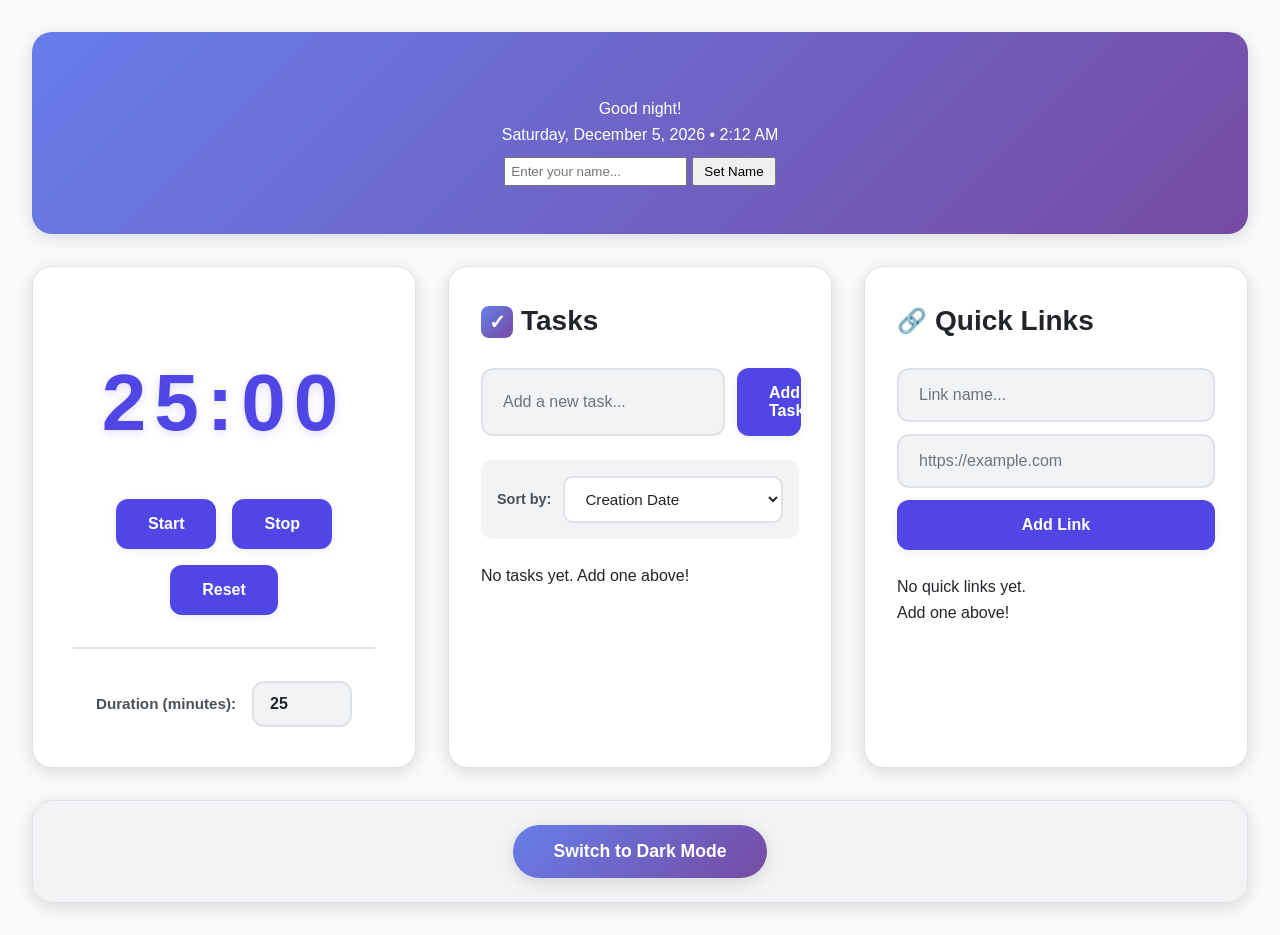
<file: index.html>
<!DOCTYPE html>
<html lang="en">
<head>
    <meta charset="UTF-8">
    <meta name="viewport" content="width=device-width, initial-scale=1.0">
    <title>Productivity Dashboard</title>
    <link rel="stylesheet" href="./css/styles.css">
</head>
<body>
    <div class="dashboard-container">
        <!-- Greeting Section -->
        <section id="greeting-section" class="greeting">
            <div id="greeting-message"></div>
            <div id="current-time"></div>
            <div id="current-date"></div>
        </section>

        <!-- Timer Section -->
        <section id="timer-section" class="timer">
            <div id="timer-display">25:00</div>
            <div class="timer-controls">
                <button id="timer-start" class="btn">Start</button>
                <button id="timer-stop" class="btn">Stop</button>
                <button id="timer-reset" class="btn">Reset</button>
            </div>
            <div class="timer-settings">
                <label for="timer-duration">Duration (minutes):</label>
                <input type="number" id="timer-duration" min="1" max="120" value="25">
            </div>
        </section>

        <!-- Task List Section -->
        <section id="task-list-section" class="task-list">
            <h2>Tasks</h2>
            <div class="task-input-container">
                <input type="text" id="task-input" placeholder="Add a new task...">
                <button id="task-add" class="btn">Add Task</button>
            </div>
            <div class="task-sort-controls">
                <label for="task-sort">Sort by:</label>
                <select id="task-sort">
                    <option value="date">Creation Date</option>
                    <option value="status">Completion Status</option>
                    <option value="custom">Custom Order</option>
                </select>
            </div>
            <ul id="task-list" class="tasks"></ul>
        </section>

        <!-- Quick Links Section -->
        <section id="quick-links-section" class="quick-links">
            <h2>Quick Links</h2>
            <div class="link-input-container">
                <input type="text" id="link-name" placeholder="Link name...">
                <input type="url" id="link-url" placeholder="https://example.com">
                <button id="link-add" class="btn">Add Link</button>
            </div>
            <div id="links-list" class="links"></div>
        </section>

        <!-- Theme Toggle Section -->
        <section id="theme-section" class="theme-toggle">
            <button id="theme-toggle-btn" class="btn">Toggle Theme</button>
        </section>
    </div>

    <script src="./js/app.js"></script>
</body>
</html>
</file>
<file: css/styles.css>
/* ============================================================================
   Modern Productivity Dashboard - Styles
   ============================================================================ */

/* CSS Variables for Theme Colors */
:root {
  /* Light Theme Colors */
  --bg-primary: #f8f9fa;
  --bg-secondary: #ffffff;
  --bg-accent: #f1f3f5;
  --text-primary: #212529;
  --text-secondary: #495057;
  --text-muted: #6c757d;
  --border-color: #dee2e6;
  --shadow-sm: 0 2px 8px rgba(0, 0, 0, 0.08);
  --shadow-md: 0 4px 16px rgba(0, 0, 0, 0.12);
  --shadow-lg: 0 8px 32px rgba(0, 0, 0, 0.16);
  --accent-primary: #4f46e5;
  --accent-hover: #4338ca;
  --accent-light: #eef2ff;
  --success: #10b981;
  --success-light: #d1fae5;
  --danger: #ef4444;
  --danger-light: #fee2e2;
  --warning: #f59e0b;
  --info: #3b82f6;
  --gradient-primary: linear-gradient(135deg, #667eea 0%, #764ba2 100%);
  --gradient-accent: linear-gradient(135deg, #f093fb 0%, #f5576c 100%);
}

/* Dark Theme Colors */
.dark-theme {
  --bg-primary: #0f172a;
  --bg-secondary: #1e293b;
  --bg-accent: #334155;
  --text-primary: #f1f5f9;
  --text-secondary: #cbd5e1;
  --text-muted: #94a3b8;
  --border-color: #475569;
  --shadow-sm: 0 2px 8px rgba(0, 0, 0, 0.3);
  --shadow-md: 0 4px 16px rgba(0, 0, 0, 0.4);
  --shadow-lg: 0 8px 32px rgba(0, 0, 0, 0.5);
  --accent-primary: #6366f1;
  --accent-hover: #818cf8;
  --accent-light: #312e81;
  --success: #34d399;
  --success-light: #064e3b;
  --danger: #f87171;
  --danger-light: #7f1d1d;
  --warning: #fbbf24;
  --info: #60a5fa;
}

/* ============================================================================
   Base Styles
   ============================================================================ */

* {
  margin: 0;
  padding: 0;
  box-sizing: border-box;
}

body {
  font-family: 'Inter', -apple-system, BlinkMacSystemFont, 'Segoe UI', Roboto, 
               'Helvetica Neue', Arial, sans-serif;
  background: var(--bg-primary);
  color: var(--text-primary);
  line-height: 1.6;
  transition: background-color 0.3s ease, color 0.3s ease;
  min-height: 100vh;
  overflow-x: hidden;
}

/* ============================================================================
   Dashboard Container
   ============================================================================ */

.dashboard-container {
  max-width: 1400px;
  margin: 0 auto;
  padding: 2rem;
  display: grid;
  grid-template-columns: repeat(auto-fit, minmax(320px, 1fr));
  gap: 2rem;
  animation: fadeIn 0.6s ease-out;
}

@keyframes fadeIn {
  from {
    opacity: 0;
    transform: translateY(20px);
  }
  to {
    opacity: 1;
    transform: translateY(0);
  }
}

/* ============================================================================
   Section Cards
   ============================================================================ */

section {
  background: var(--bg-secondary);
  border-radius: 20px;
  padding: 2rem;
  box-shadow: var(--shadow-md);
  transition: all 0.3s cubic-bezier(0.4, 0, 0.2, 1);
  border: 1px solid var(--border-color);
  position: relative;
  overflow: hidden;
}

section::before {
  content: '';
  position: absolute;
  top: 0;
  left: 0;
  right: 0;
  height: 4px;
  background: var(--gradient-primary);
  opacity: 0;
  transition: opacity 0.3s ease;
}

section:hover {
  transform: translateY(-4px);
  box-shadow: var(--shadow-lg);
}

section:hover::before {
  opacity: 1;
}

/* ============================================================================
   Greeting Section
   ============================================================================ */

.greeting {
  grid-column: 1 / -1;
  text-align: center;
  padding: 3rem 2rem;
  background: var(--gradient-primary);
  color: white;
  border: none;
}

.greeting::before {
  display: none;
}

#greeting-message {
  font-size: 2.5rem;
  font-weight: 700;
  margin-bottom: 1rem;
  text-shadow: 0 2px 10px rgba(0, 0, 0, 0.2);
  animation: slideDown 0.6s ease-out;
}

@keyframes slideDown {
  from {
    opacity: 0;
    transform: translateY(-20px);
  }
  to {
    opacity: 1;
    transform: translateY(0);
  }
}

#current-time {
  font-size: 3.5rem;
  font-weight: 800;
  margin: 1rem 0;
  letter-spacing: 0.05em;
  text-shadow: 0 4px 20px rgba(0, 0, 0, 0.3);
}

#current-date {
  font-size: 1.25rem;
  opacity: 0.95;
  font-weight: 500;
}

/* ============================================================================
   Timer Section
   ============================================================================ */

.timer {
  text-align: center;
  padding: 2.5rem;
}

#timer-display {
  font-size: 5rem;
  font-weight: 800;
  color: var(--accent-primary);
  margin: 2rem 0;
  font-variant-numeric: tabular-nums;
  letter-spacing: 0.1em;
  text-shadow: 0 2px 10px rgba(79, 70, 229, 0.2);
}

.timer-controls {
  display: flex;
  gap: 1rem;
  justify-content: center;
  margin: 2rem 0;
  flex-wrap: wrap;
}

.timer-settings {
  margin-top: 2rem;
  padding-top: 2rem;
  border-top: 2px solid var(--border-color);
  display: flex;
  align-items: center;
  justify-content: center;
  gap: 1rem;
  flex-wrap: wrap;
}

.timer-settings label {
  font-weight: 600;
  color: var(--text-secondary);
  font-size: 0.95rem;
}

.timer-settings input {
  width: 100px;
  padding: 0.75rem 1rem;
  border: 2px solid var(--border-color);
  border-radius: 12px;
  font-size: 1rem;
  background: var(--bg-accent);
  color: var(--text-primary);
  transition: all 0.3s ease;
  font-weight: 600;
}

.timer-settings input:focus {
  outline: none;
  border-color: var(--accent-primary);
  box-shadow: 0 0 0 4px var(--accent-light);
}

/* ============================================================================
   Task List Section
   ============================================================================ */

.task-list {
  grid-column: span 1;
}

.task-list h2 {
  font-size: 1.75rem;
  margin-bottom: 1.5rem;
  color: var(--text-primary);
  font-weight: 700;
  display: flex;
  align-items: center;
  gap: 0.5rem;
}

.task-list h2::before {
  content: '✓';
  display: inline-block;
  width: 32px;
  height: 32px;
  background: var(--gradient-primary);
  color: white;
  border-radius: 8px;
  display: flex;
  align-items: center;
  justify-content: center;
  font-size: 1.25rem;
}

.task-input-container {
  display: flex;
  gap: 0.75rem;
  margin-bottom: 1.5rem;
}

#task-input {
  flex: 1;
  padding: 1rem 1.25rem;
  border: 2px solid var(--border-color);
  border-radius: 12px;
  font-size: 1rem;
  background: var(--bg-accent);
  color: var(--text-primary);
  transition: all 0.3s ease;
}

#task-input:focus {
  outline: none;
  border-color: var(--accent-primary);
  box-shadow: 0 0 0 4px var(--accent-light);
  background: var(--bg-secondary);
}

#task-input::placeholder {
  color: var(--text-muted);
}

.task-sort-controls {
  display: flex;
  align-items: center;
  gap: 0.75rem;
  margin-bottom: 1.5rem;
  padding: 1rem;
  background: var(--bg-accent);
  border-radius: 12px;
}

.task-sort-controls label {
  font-weight: 600;
  color: var(--text-secondary);
  font-size: 0.9rem;
}

#task-sort {
  flex: 1;
  padding: 0.75rem 1rem;
  border: 2px solid var(--border-color);
  border-radius: 10px;
  font-size: 0.95rem;
  background: var(--bg-secondary);
  color: var(--text-primary);
  cursor: pointer;
  transition: all 0.3s ease;
  font-weight: 500;
}

#task-sort:focus {
  outline: none;
  border-color: var(--accent-primary);
  box-shadow: 0 0 0 3px var(--accent-light);
}

.tasks {
  list-style: none;
  display: flex;
  flex-direction: column;
  gap: 0.75rem;
}

.task-item {
  display: flex;
  align-items: center;
  gap: 1rem;
  padding: 1.25rem;
  background: var(--bg-accent);
  border-radius: 12px;
  transition: all 0.3s cubic-bezier(0.4, 0, 0.2, 1);
  border: 2px solid transparent;
  animation: slideIn 0.3s ease-out;
}

@keyframes slideIn {
  from {
    opacity: 0;
    transform: translateX(-20px);
  }
  to {
    opacity: 1;
    transform: translateX(0);
  }
}

.task-item:hover {
  background: var(--bg-secondary);
  border-color: var(--accent-primary);
  transform: translateX(4px);
}

.task-item.completed {
  opacity: 0.6;
}

.task-item.completed .task-text {
  text-decoration: line-through;
  color: var(--text-muted);
}

.task-checkbox {
  width: 24px;
  height: 24px;
  cursor: pointer;
  accent-color: var(--accent-primary);
  transform: scale(1.2);
}

.task-text {
  flex: 1;
  font-size: 1rem;
  color: var(--text-primary);
  font-weight: 500;
}

.task-actions {
  display: flex;
  gap: 0.5rem;
  opacity: 0;
  transition: opacity 0.3s ease;
}

.task-item:hover .task-actions {
  opacity: 1;
}

.task-edit-btn,
.task-delete-btn {
  padding: 0.5rem 0.75rem;
  border: none;
  border-radius: 8px;
  cursor: pointer;
  font-size: 0.85rem;
  font-weight: 600;
  transition: all 0.3s ease;
}

.task-edit-btn {
  background: var(--info);
  color: white;
}

.task-edit-btn:hover {
  background: #2563eb;
  transform: scale(1.05);
}

.task-delete-btn {
  background: var(--danger);
  color: white;
}

.task-delete-btn:hover {
  background: #dc2626;
  transform: scale(1.05);
}

/* ============================================================================
   Quick Links Section
   ============================================================================ */

.quick-links {
  grid-column: span 1;
}

.quick-links h2 {
  font-size: 1.75rem;
  margin-bottom: 1.5rem;
  color: var(--text-primary);
  font-weight: 700;
  display: flex;
  align-items: center;
  gap: 0.5rem;
}

.quick-links h2::before {
  content: '🔗';
  font-size: 1.5rem;
}

.link-input-container {
  display: flex;
  flex-direction: column;
  gap: 0.75rem;
  margin-bottom: 1.5rem;
}

#link-name,
#link-url {
  padding: 1rem 1.25rem;
  border: 2px solid var(--border-color);
  border-radius: 12px;
  font-size: 1rem;
  background: var(--bg-accent);
  color: var(--text-primary);
  transition: all 0.3s ease;
}

#link-name:focus,
#link-url:focus {
  outline: none;
  border-color: var(--accent-primary);
  box-shadow: 0 0 0 4px var(--accent-light);
  background: var(--bg-secondary);
}

#link-name::placeholder,
#link-url::placeholder {
  color: var(--text-muted);
}

.links {
  display: grid;
  grid-template-columns: repeat(auto-fill, minmax(140px, 1fr));
  gap: 1rem;
}

.link-item {
  position: relative;
  padding: 1.25rem;
  background: var(--gradient-accent);
  border-radius: 12px;
  text-align: center;
  cursor: pointer;
  transition: all 0.3s cubic-bezier(0.4, 0, 0.2, 1);
  color: white;
  font-weight: 600;
  box-shadow: var(--shadow-sm);
  animation: scaleIn 0.3s ease-out;
}

@keyframes scaleIn {
  from {
    opacity: 0;
    transform: scale(0.9);
  }
  to {
    opacity: 1;
    transform: scale(1);
  }
}

.link-item:hover {
  transform: translateY(-4px) scale(1.02);
  box-shadow: var(--shadow-md);
}

.link-name {
  font-size: 1rem;
  margin-bottom: 0.5rem;
  word-break: break-word;
}

.link-delete-btn {
  position: absolute;
  top: 0.5rem;
  right: 0.5rem;
  width: 28px;
  height: 28px;
  border: none;
  background: rgba(255, 255, 255, 0.3);
  color: white;
  border-radius: 50%;
  cursor: pointer;
  font-size: 1rem;
  display: flex;
  align-items: center;
  justify-content: center;
  opacity: 0;
  transition: all 0.3s ease;
  backdrop-filter: blur(10px);
}

.link-item:hover .link-delete-btn {
  opacity: 1;
}

.link-delete-btn:hover {
  background: rgba(239, 68, 68, 0.9);
  transform: scale(1.1);
}

/* ============================================================================
   Theme Toggle Section
   ============================================================================ */

.theme-toggle {
  grid-column: 1 / -1;
  text-align: center;
  padding: 1.5rem;
  background: var(--bg-accent);
}

#theme-toggle-btn {
  padding: 1rem 2.5rem;
  font-size: 1.1rem;
  font-weight: 700;
  background: var(--gradient-primary);
  color: white;
  border: none;
  border-radius: 50px;
  cursor: pointer;
  transition: all 0.3s cubic-bezier(0.4, 0, 0.2, 1);
  box-shadow: var(--shadow-md);
  position: relative;
  overflow: hidden;
}

#theme-toggle-btn::before {
  content: '';
  position: absolute;
  top: 50%;
  left: 50%;
  width: 0;
  height: 0;
  border-radius: 50%;
  background: rgba(255, 255, 255, 0.3);
  transform: translate(-50%, -50%);
  transition: width 0.6s, height 0.6s;
}

#theme-toggle-btn:hover::before {
  width: 300px;
  height: 300px;
}

#theme-toggle-btn:hover {
  transform: scale(1.05);
  box-shadow: var(--shadow-lg);
}

#theme-toggle-btn:active {
  transform: scale(0.98);
}

/* ============================================================================
   Buttons
   ============================================================================ */

.btn {
  padding: 1rem 2rem;
  border: none;
  border-radius: 12px;
  font-size: 1rem;
  font-weight: 600;
  cursor: pointer;
  transition: all 0.3s cubic-bezier(0.4, 0, 0.2, 1);
  background: var(--accent-primary);
  color: white;
  box-shadow: var(--shadow-sm);
  position: relative;
  overflow: hidden;
}

.btn::after {
  content: '';
  position: absolute;
  top: 50%;
  left: 50%;
  width: 0;
  height: 0;
  border-radius: 50%;
  background: rgba(255, 255, 255, 0.3);
  transform: translate(-50%, -50%);
  transition: width 0.5s, height 0.5s;
}

.btn:hover::after {
  width: 300px;
  height: 300px;
}

.btn:hover {
  background: var(--accent-hover);
  transform: translateY(-2px);
  box-shadow: var(--shadow-md);
}

.btn:active {
  transform: translateY(0);
}

/* ============================================================================
   Responsive Design
   ============================================================================ */

@media (max-width: 768px) {
  .dashboard-container {
    padding: 1rem;
    gap: 1.5rem;
    grid-template-columns: 1fr;
  }

  section {
    padding: 1.5rem;
  }

  .greeting {
    padding: 2rem 1.5rem;
  }

  #greeting-message {
    font-size: 1.75rem;
  }

  #current-time {
    font-size: 2.5rem;
  }

  #current-date {
    font-size: 1rem;
  }

  #timer-display {
    font-size: 3.5rem;
  }

  .timer-controls {
    flex-direction: column;
  }

  .timer-controls .btn {
    width: 100%;
  }

  .task-input-container {
    flex-direction: column;
  }

  #task-add {
    width: 100%;
  }

  .link-input-container {
    gap: 0.75rem;
  }

  #link-add {
    width: 100%;
  }

  .links {
    grid-template-columns: repeat(auto-fill, minmax(120px, 1fr));
  }

  .task-list h2,
  .quick-links h2 {
    font-size: 1.5rem;
  }
}

@media (max-width: 480px) {
  #timer-display {
    font-size: 2.5rem;
  }

  .btn {
    padding: 0.875rem 1.5rem;
    font-size: 0.95rem;
  }

  .links {
    grid-template-columns: 1fr;
  }
}

/* ============================================================================
   Accessibility
   ============================================================================ */

@media (prefers-reduced-motion: reduce) {
  *,
  *::before,
  *::after {
    animation-duration: 0.01ms !important;
    animation-iteration-count: 1 !important;
    transition-duration: 0.01ms !important;
  }
}

/* Focus visible for keyboard navigation */
*:focus-visible {
  outline: 3px solid var(--accent-primary);
  outline-offset: 2px;
}

/* ============================================================================
   Scrollbar Styling
   ============================================================================ */

::-webkit-scrollbar {
  width: 12px;
}

::-webkit-scrollbar-track {
  background: var(--bg-accent);
}

::-webkit-scrollbar-thumb {
  background: var(--accent-primary);
  border-radius: 6px;
}

::-webkit-scrollbar-thumb:hover {
  background: var(--accent-hover);
}
</file>
